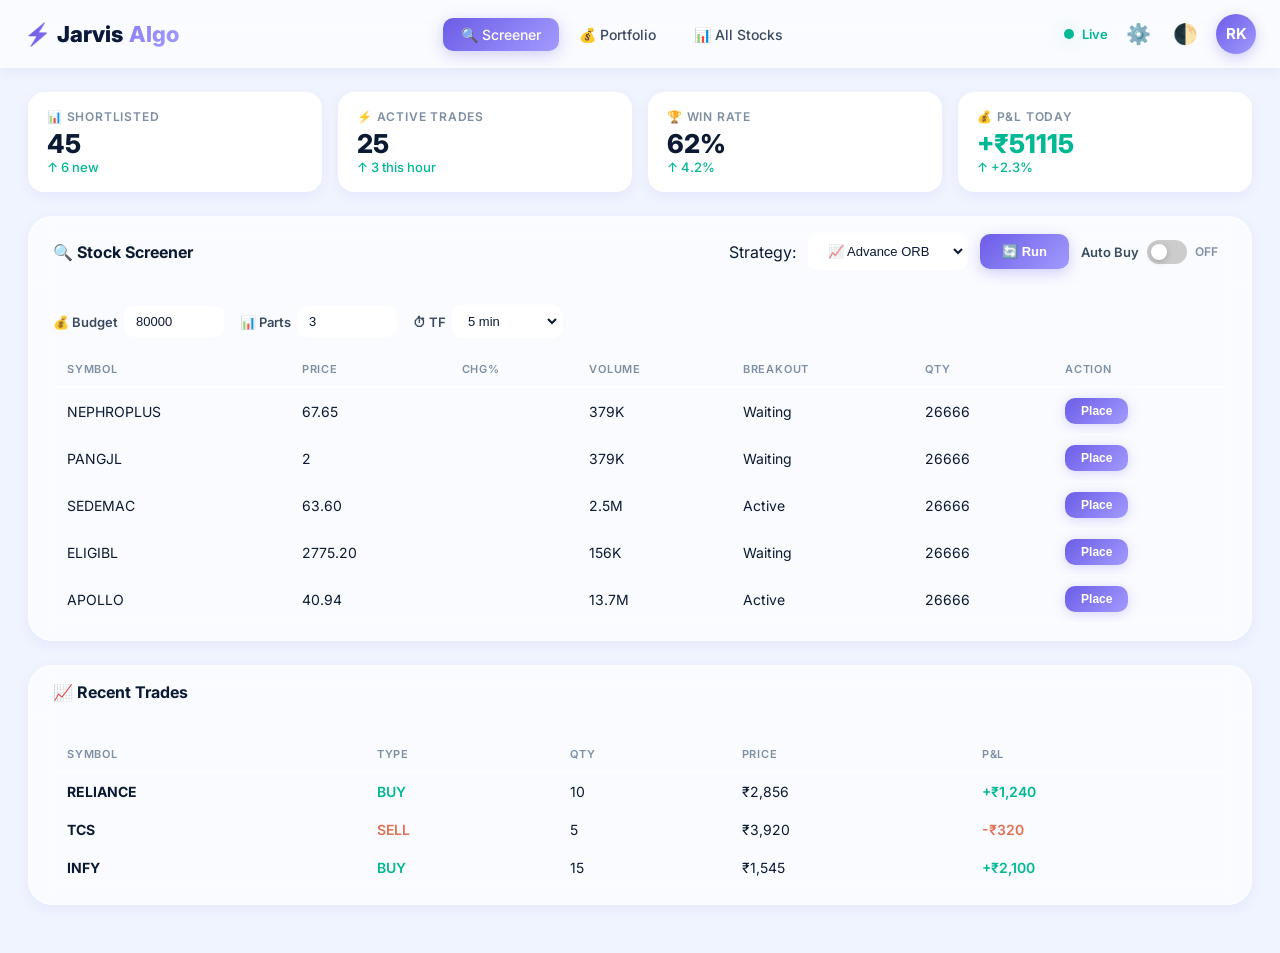
<file: frontend/index.html>
<!DOCTYPE html>
<html lang="en">
<head>
    <meta charset="UTF-8" />
    <meta name="viewport" content="width=device-width, initial-scale=1.0" />
    <title>Jarvis Algo · Pro</title>
    <link href="https://fonts.googleapis.com/css2?family=Inter:wght@300;400;500;600;700;800&display=swap" rel="stylesheet" />
    <link rel="stylesheet" href="/frontend/style.css" />
</head>
<body>

<!-- LOGIN OVERLAY -->
<div class="login-overlay" id="loginOverlay">
    <div class="login-box">
        <h2>🔐 Welcome Back</h2>
        <p>Login to your Jarvis Algo account</p>
        <input type="text" id="loginUser" placeholder="Username" value="Rahul Kumar" />
        <input type="password" id="loginPass" placeholder="Password" value="password" />
        <button class="btn btn-primary" onclick="handleLogin()">Log In</button>
    </div>
</div>

<!-- NAVBAR -->
<nav class="navbar">
    <div class="logo">⚡ <span>Jarvis</span>Algo</div>
    <ul class="nav-links">
        <li><a class="active" data-page="screener">🔍 Screener</a></li>
        <li><a data-page="portfolio">💰 Portfolio</a></li>
        <li><a data-page="stocks">📊 All Stocks</a></li>
    </ul>
    <div class="nav-right">
        <span class="status"><span class="dot"></span> Live</span>
        <button class="settings-toggle" onclick="openSettings()" title="Settings">⚙️</button>
        <button class="theme-toggle" onclick="toggleTheme()" title="Toggle theme">🌓</button>
        <div class="avatar" id="avatarBtn" onclick="toggleAvatarMenu()">
            RK
            <div class="avatar-menu" id="avatarMenu">
                <button onclick="handleLogout()">🚪 Logout</button>
            </div>
        </div>
    </div>
</nav>

<!-- MAIN CONTENT -->
<div class="container">

    <!-- SCREENER -->
    <div id="page-screener" class="page active">
        <div class="stats-row">
            <div class="stat-box"><div class="label">📊 Shortlisted</div><div class="value" id="s1">51</div><div class="sub green">↑ 6 new</div></div>
            <div class="stat-box"><div class="label">⚡ Active Trades</div><div class="value" id="s2">23</div><div class="sub green">↑ 3 this hour</div></div>
            <div class="stat-box"><div class="label">🏆 Win Rate</div><div class="value" id="s3">64%</div><div class="sub green">↑ 4.2%</div></div>
            <div class="stat-box"><div class="label">💰 P&L Today</div><div class="value" style="color:var(--color-success);" id="s4">+₹48,448</div><div class="sub green">↑ +2.3%</div></div>
        </div>

        <div class="panel-glass">
            <div class="panel-head">
                <h3>🔍 Stock Screener</h3>
                <div class="screener-controls">
                    <label>Strategy:</label>
                    <select id="strategySelect" class="strategy-select" onchange="onStrategyChange()">
                        <option value="advanceorb">📈 Advance ORB</option>
                        <option value="smartmoney">💰 SmartMoney</option>
                        <option value="bigplayers">🏢 Big Players</option>
                    </select>
                    <button class="btn btn-primary" onclick="runScreener()">🔄 Run</button>
                    <div class="toggle-wrapper">
                        <span class="toggle-label">Auto Buy</span>
                        <label class="toggle-switch">
                            <input type="checkbox" id="autoBuyToggle" onchange="toggleAutoBuy()" />
                            <span class="toggle-slider"></span>
                        </label>
                        <span class="toggle-status" id="toggleStatus">OFF</span>
                    </div>
                </div>
            </div>
            <div class="panel-body">
                <div class="budget-row">
                    <div class="budget-item">
                        <label>💰 Budget</label>
                        <input type="number" id="budgetInput" value="80000" onchange="updateBudget()" />
                    </div>
                    <div class="budget-item">
                        <label>📊 Parts</label>
                        <input type="number" id="partsInput" value="3" min="1" onchange="updateBudget()" />
                    </div>
                    <div class="budget-item">
                        <label>⏱ TF</label>
                        <select id="tfSelect" onchange="updateBudget()">
                            <option value="5">5 min</option>
                            <option value="15">15 min</option>
                        </select>
                    </div>
                </div>
                <div class="table-wrap">
                    <table class="table-modern">
                        <thead id="screenerHead"><tr><th>Symbol</th><th>Price</th><th>CHG%</th><th>Volume</th><th>Breakout</th><th>Qty</th><th>Action</th></tr></thead>
                        <tbody id="screenerBody"></tbody>
                    </table>
                </div>
            </div>
        </div>

        <div class="panel-glass">
            <div class="panel-head"><h3>📈 Recent Trades</h3></div>
            <div class="panel-body table-wrap" id="recentTrades"></div>
        </div>
    </div>

    <!-- PORTFOLIO -->
    <div id="page-portfolio" class="page">
        <h2 class="section-title">💰 Portfolio</h2>
        <div class="stats-row" id="portfolioStats"></div>
        <div class="panel-glass">
            <div class="panel-head"><h3>📊 Holdings</h3></div>
            <div class="panel-body table-wrap" id="holdingsTable"></div>
        </div>
    </div>

    <!-- ALL STOCKS -->
    <div id="page-stocks" class="page">
        <div class="page-header">
            <h2>📊 All Stocks</h2>
            <div style="display:flex;gap:12px;align-items:center;flex-wrap:wrap;">
                <span id="stocksCount" style="font-size:14px;color:var(--text-muted);">Loading...</span>
                <span id="stocksTimestamp" style="font-size:12px;color:var(--text-muted);"></span>
                <button class="btn btn-primary" onclick="loadAllStocks()">🔄 Refresh</button>
            </div>
        </div>

        <div class="panel-glass">
            <div class="panel-head">
                <h3>📋 Market Data</h3>
                <span id="stocksRowCount" style="font-size:13px;color:var(--text-muted);">0 rows</span>
            </div>
            <div class="panel-body table-wrap" id="stocksTableBody">
                <div class="loading-spinner" style="text-align:center;padding:40px;color:var(--text-muted);">
                    <div class="spinner" style="display:inline-block;"></div>
                    <p style="margin-top:12px;">Loading stocks from TradingView...</p>
                </div>
            </div>
            <div class="panel-footer">
                <span>Data Source: TradingView Scanner</span>
                <span id="stocksFooterTimestamp">-</span>
            </div>
        </div>
    </div>

</div>

<!-- SETTINGS POPUP -->
<div class="modal-overlay" id="settingsModal">
    <div class="modal">
        <h2>⚙️ Settings</h2>
        <div class="form-group">
            <label>Select Broker</label>
            <select id="brokerSelect" onchange="toggleBrokerFields()">
                <option value="dhan">Dhan</option>
                <option value="zerodha">Zerodha</option>
                <option value="fyers">Fyers</option>
                <option value="upstox">Upstox</option>
                <option value="angelone">Angel One</option>
            </select>
        </div>
        <div id="dhanFields" class="broker-fields">
            <div class="field-group field-full"><label>Client ID</label><input type="text" placeholder="Client ID" /></div>
            <div class="field-group"><label>TOTP</label><input type="text" placeholder="TOTP secret" /></div>
            <div class="field-group"><label>PIN</label><input type="password" placeholder="Trading PIN" /></div>
            <div class="field-group field-full"><label>Secret Key</label><input type="password" placeholder="API Secret" /></div>
        </div>
        <div id="otherBrokerFields"><p style="color:var(--text-muted);">🔑 Enter credentials for selected broker.</p></div>
        <div class="modal-actions">
            <button class="btn btn-outline" onclick="closeSettings()">Cancel</button>
            <button class="btn btn-primary" onclick="saveSettings()">💾 Save</button>
        </div>
    </div>
</div>

<!-- TOAST -->
<div id="toast" class="toast">
    <button class="toast-close" onclick="hideToast()">×</button>
    <div class="toast-title" id="toastTitle">✅ Success</div>
    <div id="toastMessage">Action completed</div>
</div>

<!-- ================================================================ -->
<!-- JAVASCRIPT -->
<!-- ================================================================ -->
<script>
    // ─── STATE ──────────────────────────────────────────
    const STRATEGIES = {
        advanceorb: {
            name:'Advance ORB', icon:'📈',
            columns:['Symbol','Price','CHG%','Volume','Breakout'],
            data:[
                {symbol:'NEPHROPLUS',price:'67.65',change:'+7.37%',volume:'379K',breakout:'Waiting'},
                {symbol:'PANGJL',price:'2',change:'+7.37%',volume:'379K',breakout:'Waiting'},
                {symbol:'SEDEMAC',price:'63.60',change:'+5.97%',volume:'2.5M',breakout:'Active'},
                {symbol:'ELIGIBL',price:'2775.20',change:'+3.74%',volume:'156K',breakout:'Waiting'},
                {symbol:'APOLLO',price:'40.94',change:'+3.67%',volume:'13.7M',breakout:'Active'},
            ]
        },
        smartmoney: {
            name:'SmartMoney', icon:'💰',
            columns:['Symbol','Price','CHG%','Volume','Signal'],
            data:[
                {symbol:'CYIENTDLM',price:'698.15',change:'+12.06%',volume:'12.9M',signal:'9:45'},
                {symbol:'LOTUSDEV',price:'162.70',change:'+9.81%',volume:'18.4M',signal:'9:40'},
                {symbol:'BLUESTONE',price:'776.05',change:'+6.51%',volume:'29.5M',signal:'9:50'},
            ]
        },
        bigplayers: {
            name:'Big Players', icon:'🏢',
            columns:['Symbol','Price','CHG%','Breakout','Support'],
            data:[
                {symbol:'RELIANCE',price:'2856.40',change:'+2.1%',breakout:'Active',support:'2800'},
                {symbol:'TCS',price:'3920.00',change:'+0.8%',breakout:'Waiting',support:'3850'},
                {symbol:'INFY',price:'1545.00',change:'+3.4%',breakout:'Active',support:'1500'},
                {symbol:'HDFC',price:'1680.00',change:'-1.2%',breakout:'Waiting',support:'1650'},
            ]
        }
    };

    let autoBuy = false;
    let budget = 80000;
    let parts = 3;
    let isLoggedIn = true;
    const user = { name: 'Rahul Kumar' };
    let stocksRefreshInterval = null;
    let allStocksData = null;

    // ─── LOGIN ───────────────────────────────────────────
    document.getElementById('loginOverlay').classList.remove('show');

    function handleLogin() {
        const name = document.getElementById('loginUser').value.trim() || 'User';
        user.name = name;
        document.querySelector('.avatar').childNodes[0].textContent = name.split(' ').map(w=>w[0]).join('').toUpperCase();
        document.getElementById('loginOverlay').classList.remove('show');
        isLoggedIn = true;
        showToast('👋 Welcome', name);
    }

    function handleLogout() {
        document.getElementById('avatarMenu').classList.remove('show');
        isLoggedIn = false;
        document.getElementById('loginOverlay').classList.add('show');
        document.getElementById('loginUser').value = user.name;
        showToast('🚪 Logged out', 'See you soon');
    }

    // ─── BUDGET ──────────────────────────────────────────
    function updateBudget() {
        budget = parseFloat(document.getElementById('budgetInput').value) || 0;
        parts = parseInt(document.getElementById('partsInput').value) || 1;
        onStrategyChange();
    }

    // ─── NAVIGATION ──────────────────────────────────────
    document.querySelectorAll('.nav-links a').forEach(link => {
        link.addEventListener('click', function(e) {
            e.preventDefault();
            const pageId = this.dataset.page;

            document.querySelectorAll('.nav-links a').forEach(a => a.classList.remove('active'));
            this.classList.add('active');

            document.querySelectorAll('.page').forEach(p => p.classList.remove('active'));
            document.getElementById('page-' + pageId).classList.add('active');

            if (pageId === 'portfolio') loadPortfolio();
            else if (pageId === 'screener') loadScreener();
            else if (pageId === 'stocks') {
                loadAllStocks();
                startStocksAutoRefresh();
            }
        });
    });

    // ─── SCREENER ───────────────────────────────────────
    function loadScreener() {
        onStrategyChange();
        loadHomeStats();
        loadRecentTrades();
    }

    function onStrategyChange() {
        const id = document.getElementById('strategySelect').value;
        const s = STRATEGIES[id];
        if (!s) return;
        const per = parts > 0 ? Math.floor(budget / parts) : 0;

        const thead = document.querySelector('#screenerHead tr');
        const cols = [...s.columns, 'Qty', 'Action'];
        thead.innerHTML = cols.map(c => `<th>${c}</th>`).join('');

        const tbody = document.getElementById('screenerBody');
        tbody.innerHTML = s.data.map(row => {
            const vals = s.columns.map(c => {
                const key = c.toLowerCase();
                return row[key] || row[c] || '';
            });
            return `<tr>${vals.map(v => `<td>${v}</td>`).join('')}<td>${per}</td><td><button class="btn-place-order btn-sm" onclick="placeOrder('${row.symbol}')" ${autoBuy?'disabled':''}>Place</button></td></tr>`;
        }).join('');
    }

    function runScreener() {
        const btn = event.target;
        const orig = btn.textContent;
        btn.innerHTML = '<span class="spinner"></span>';
        btn.disabled = true;
        setTimeout(() => { onStrategyChange(); showToast('✅ Screener', 'Stocks updated'); btn.innerHTML = orig; btn.disabled = false; }, 500);
    }

    function toggleAutoBuy() {
        autoBuy = document.getElementById('autoBuyToggle').checked;
        document.getElementById('toggleStatus').textContent = autoBuy ? 'ON' : 'OFF';
        document.getElementById('toggleStatus').classList.toggle('active', autoBuy);
        showToast(autoBuy ? '🤖 Auto Buy ON' : '👤 Manual Mode', autoBuy ? 'Auto-buy enabled' : 'Click Place Order to buy');
        onStrategyChange();
    }

    function placeOrder(symbol) {
        if (autoBuy) { showToast('⚠️ Auto Buy ON', 'Disable to place manual orders'); return; }
        const per = Math.floor(budget / parts);
        showToast('📝 Order Placed', `${symbol} (qty: ${per})`);
    }

    function loadHomeStats() {
        document.getElementById('s1').textContent = Math.floor(45 + Math.random() * 15);
        document.getElementById('s2').textContent = Math.floor(20 + Math.random() * 8);
        document.getElementById('s3').textContent = Math.floor(60 + Math.random() * 10) + '%';
        document.getElementById('s4').textContent = `+₹${Math.floor(40000 + Math.random() * 20000)}`;
    }

    function loadRecentTrades() {
        const trades = [{ symbol: 'RELIANCE', type: 'BUY', qty: 10, price: '₹2,856', pnl: '+₹1,240' }, { symbol: 'TCS', type: 'SELL', qty: 5, price: '₹3,920', pnl: '-₹320' }, { symbol: 'INFY', type: 'BUY', qty: 15, price: '₹1,545', pnl: '+₹2,100' }];
        document.getElementById('recentTrades').innerHTML = `
            <table class="table-modern">
                <thead><tr><th>Symbol</th><th>Type</th><th>Qty</th><th>Price</th><th>P&L</th></tr></thead>
                <tbody>${trades.map(t => `
                    <tr>
                        <td><strong>${t.symbol}</strong></td>
                        <td style="color:${t.type === 'BUY' ? 'var(--color-success)' : 'var(--color-danger)'};font-weight:600;">${t.type}</td>
                        <td>${t.qty}</td>
                        <td>${t.price}</td>
                        <td style="color:${t.pnl.includes('+') ? 'var(--color-success)' : 'var(--color-danger)'};font-weight:600;">${t.pnl}</td>
                    </tr>
                `).join('')}</tbody>
            </table>
        `;
    }

    // ─── PORTFOLIO ──────────────────────────────────────
    function loadPortfolio() {
        const holdings = [{ symbol: 'RELIANCE', qty: 10, avg: 2810, current: 2856, pnl: '+₹460' }, { symbol: 'TCS', qty: 5, avg: 3890, current: 3920, pnl: '+₹150' }, { symbol: 'INFY', qty: 15, avg: 1520, current: 1545, pnl: '+₹375' }, { symbol: 'HDFC', qty: 8, avg: 1700, current: 1680, pnl: '-₹160' }];
        const total = holdings.reduce((s, h) => s + h.current * h.qty, 0);
        const invested = holdings.reduce((s, h) => s + h.avg * h.qty, 0);
        const pnl = total - invested;
        document.getElementById('portfolioStats').innerHTML = `
            <div class="stat-box"><div class="label">💰 Total Value</div><div class="value">₹${total.toLocaleString()}</div><div class="sub ${pnl >= 0 ? 'green' : 'red'}">${pnl >= 0 ? '↑' : '↓'} ₹${Math.abs(pnl).toLocaleString()}</div></div>
            <div class="stat-box"><div class="label">📊 Invested</div><div class="value">₹${invested.toLocaleString()}</div><div class="sub" style="color:var(--text-muted);">${Math.round(invested/total*100)}% allocated</div></div>
            <div class="stat-box"><div class="label">💵 Cash</div><div class="value">₹${Math.round(total*0.32).toLocaleString()}</div><div class="sub" style="color:var(--text-muted);">32% free</div></div>
            <div class="stat-box"><div class="label">📈 Total P&L</div><div class="value" style="color:${pnl >= 0 ? 'var(--color-success)' : 'var(--color-danger)'};">${pnl >= 0 ? '+' : ''}₹${pnl.toLocaleString()}</div><div class="sub ${pnl >= 0 ? 'green' : 'red'}">${pnl >= 0 ? '↑' : '↓'} ${Math.round(pnl/invested*100)}%</div></div>
        `;
        document.getElementById('holdingsTable').innerHTML = `
            <table class="table-modern">
                <thead><tr><th>Symbol</th><th>Qty</th><th>Avg</th><th>Current</th><th>P&L</th><th>Action</th></tr></thead>
                <tbody>${holdings.map(h => {
                    const p = (h.current - h.avg) * h.qty;
                    return `<tr><td><strong>${h.symbol}</strong></td><td>${h.qty}</td><td>₹${h.avg}</td><td>₹${h.current}</td><td style="color:${p >= 0 ? 'var(--color-success)' : 'var(--color-danger)'};font-weight:600;">${p >= 0 ? '+' : ''}₹${p}</td><td><button class="btn btn-danger btn-sm" onclick="showToast('📤 Sold','${h.symbol} sold')">Sell</button></td></tr>`;
                }).join('')}</tbody>
            </table>
        `;
    }

    // ─── ALL STOCKS ──────────────────────────────────────
    async function loadAllStocks() {
        const tbody = document.getElementById('stocksTableBody');

        tbody.innerHTML = `
            <div style="text-align:center;padding:40px;color:var(--text-muted);">
                <div class="spinner" style="display:inline-block;"></div>
                <p style="margin-top:12px;">Loading stocks...</p>
            </div>
        `;

        try {
            const response = await fetch('/api/stocks/all');
            if (!response.ok) throw new Error(`HTTP ${response.status}`);

            const data = await response.json();
            allStocksData = data;

            document.getElementById('stocksCount').textContent = `📦 ${data.count} stocks`;
            document.getElementById('stocksRowCount').textContent = `${data.count} rows`;

            const timeStr = new Date(data.timestamp).toLocaleString();
            document.getElementById('stocksTimestamp').textContent = `🕐 ${timeStr}`;
            document.getElementById('stocksFooterTimestamp').textContent = `Last updated: ${timeStr}`;

            renderStocksTable(data.data);

        } catch (error) {
            console.error('Error loading stocks:', error);
            tbody.innerHTML = `
                <div style="text-align:center;padding:40px;color:var(--color-danger);">
                    <p>❌ Error loading data</p>
                    <p style="font-size:13px;margin-top:8px;">${error.message}</p>
                    <button onclick="loadAllStocks()" style="margin-top:12px;padding:8px 20px;background:#6C5CE7;border:none;border-radius:8px;color:#fff;cursor:pointer;">Retry</button>
                </div>
            `;
        }
    }

    function renderStocksTable(stocks) {
        const tbody = document.getElementById('stocksTableBody');

        if (!stocks || stocks.length === 0) {
            tbody.innerHTML = `
                <div style="text-align:center;padding:40px;color:var(--text-muted);">
                    <p>📭 No stocks match the current filters</p>
                </div>
            `;
            return;
        }

        let html = `
            <table class="table-modern">
                <thead>
                    <tr>
                        <th>Stock Name</th>
                        <th style="text-align:right;">Price</th>
                        <th style="text-align:right;">Change %</th>
                        <th style="text-align:right;">Volume</th>
                    </tr>
                </thead>
                <tbody>
        `;

        stocks.forEach(s => {
            const change = s.change || 0;
            const isPositive = change >= 0;

            html += `
                <tr>
                    <td><strong>${s.name}</strong></td>
                    <td style="text-align:right;">₹${(s.price || 0).toFixed(2)}</td>
                    <td style="text-align:right;color:${isPositive ? 'var(--color-success)' : 'var(--color-danger)'};font-weight:600;">
                        ${isPositive ? '+' : ''}${change.toFixed(2)}%
                    </td>
                    <td style="text-align:right;">${formatVolume(s.volume || 0)}</td>
                </tr>
            `;
        });

        html += `</tbody></table>`;
        tbody.innerHTML = html;
    }

    function formatVolume(vol) {
        if (!vol) return '0';
        if (vol >= 1e7) return (vol / 1e7).toFixed(1) + ' Cr';
        if (vol >= 1e5) return (vol / 1e5).toFixed(1) + ' L';
        if (vol >= 1e3) return (vol / 1e3).toFixed(1) + ' K';
        return vol.toString();
    }

    function startStocksAutoRefresh() {
        if (stocksRefreshInterval) {
            clearInterval(stocksRefreshInterval);
        }
        stocksRefreshInterval = setInterval(() => {
            const stocksPage = document.getElementById('page-stocks');
            if (stocksPage && stocksPage.classList.contains('active')) {
                loadAllStocks();
            }
        }, 300000);
    }

    // ─── THEME ──────────────────────────────────────────
    function toggleTheme() {
        document.body.classList.toggle('dark');
    }

    // ─── SETTINGS ──────────────────────────────────────
    function openSettings() {
        document.getElementById('settingsModal').classList.add('show');
    }

    function closeSettings() {
        document.getElementById('settingsModal').classList.remove('show');
    }

    function saveSettings() {
        showToast('💾 Saved', 'Settings updated');
        closeSettings();
    }

    document.getElementById('settingsModal').addEventListener('click', function(e) {
        if (e.target === this) closeSettings();
    });

    function toggleBrokerFields() {
        const b = document.getElementById('brokerSelect').value;
        const dhan = document.getElementById('dhanFields');
        const other = document.getElementById('otherBrokerFields');
        if (b === 'dhan') {
            dhan.style.display = 'grid';
            other.style.display = 'none';
        } else if (b) {
            dhan.style.display = 'none';
            other.style.display = 'block';
        } else {
            dhan.style.display = 'none';
            other.style.display = 'none';
        }
    }

    // ─── AVATAR MENU ────────────────────────────────────
    function toggleAvatarMenu() {
        document.getElementById('avatarMenu').classList.toggle('show');
    }
    document.addEventListener('click', function(e) {
        const avatar = document.querySelector('.avatar');
        if (!avatar.contains(e.target)) {
            document.getElementById('avatarMenu').classList.remove('show');
        }
    });

    // ─── TOAST ──────────────────────────────────────────
    let toastTimeout;

    function showToast(title, msg) {
        document.getElementById('toastTitle').textContent = title || '✅';
        document.getElementById('toastMessage').textContent = msg || 'Done';
        document.getElementById('toast').classList.add('show');
        clearTimeout(toastTimeout);
        toastTimeout = setTimeout(() => document.getElementById('toast').classList.remove('show'), 3500);
    }

    function hideToast() {
        document.getElementById('toast').classList.remove('show');
        clearTimeout(toastTimeout);
    }

    // ─── INIT ───────────────────────────────────────────
    // Ensure TF dropdown exists
    if (!document.getElementById('tfSelect')) {
        const sel = document.createElement('select');
        sel.id = 'tfSelect';
        sel.style.display = 'none';
        sel.innerHTML = '<option value="5">5 min</option><option value="15">15 min</option>';
        document.body.appendChild(sel);
    }
    document.getElementById('tfSelect').value = '5';

    loadScreener();
    updateBudget();
    toggleBrokerFields();
    console.log('⚡ Jarvis Algo · All Stocks page added');
</script>

</body>
</html>
</file>
<file: frontend/style.css>
/* ================================================================
   ROOT VARIABLES – Brand: Blue‑Violet
   ================================================================ */
:root {
    --brand-start: #6C5CE7;
    --brand-end: #A29BFE;
    --gradient-brand: linear-gradient(135deg, #6C5CE7 0%, #A29BFE 100%);
    --bg-primary: #f0f4fe;
    --bg-secondary: #ffffff;
    --bg-glass: rgba(255, 255, 255, 0.65);
    --text-primary: #0b1a33;
    --text-secondary: #3a4b60;
    --text-muted: #7e8fa3;
    --color-success: #00b894;
    --color-danger: #e17055;
    --color-warning: #fdcb6e;
    --shadow-sm: 0 4px 12px rgba(108, 92, 231, 0.08);
    --shadow-md: 0 8px 28px rgba(108, 92, 231, 0.12);
    --shadow-lg: 0 18px 50px rgba(108, 92, 231, 0.15);
    --radius-sm: 10px;
    --radius-md: 16px;
    --radius-lg: 24px;
    --transition: all 0.25s cubic-bezier(0.2, 0, 0, 1);
    --glass-border: rgba(255, 255, 255, 0.5);
}

body.dark {
    --bg-primary: #0f172a;
    --bg-secondary: #1e293b;
    --bg-glass: rgba(30, 41, 59, 0.7);
    --text-primary: #f1f5f9;
    --text-secondary: #94a3b8;
    --text-muted: #64748b;
    --shadow-sm: 0 4px 16px rgba(0, 0, 0, 0.4);
    --shadow-md: 0 8px 28px rgba(0, 0, 0, 0.5);
    --shadow-lg: 0 18px 50px rgba(0, 0, 0, 0.6);
    --glass-border: rgba(255, 255, 255, 0.06);
}

/* ─── RESET & BASE ─── */
* {
    margin: 0;
    padding: 0;
    box-sizing: border-box;
}
body {
    font-family: 'Inter', -apple-system, sans-serif;
    background: var(--bg-primary);
    color: var(--text-primary);
    min-height: 100vh;
    transition: background 0.25s, color 0.25s;
}
::-webkit-scrollbar {
    width: 6px;
    height: 6px;
}
::-webkit-scrollbar-track {
    background: var(--bg-primary);
}
::-webkit-scrollbar-thumb {
    background: var(--gradient-brand);
    border-radius: 12px;
}

/* ─── NAVBAR ─── */
.navbar {
    background: var(--bg-glass);
    backdrop-filter: blur(18px);
    -webkit-backdrop-filter: blur(18px);
    border-bottom: 1px solid var(--glass-border);
    padding: 0 24px;
    height: 68px;
    display: flex;
    align-items: center;
    justify-content: space-between;
    position: sticky;
    top: 0;
    z-index: 100;
    box-shadow: var(--shadow-sm);
    flex-wrap: wrap;
    gap: 8px;
}
.navbar .logo {
    font-size: 22px;
    font-weight: 800;
    background: var(--gradient-brand);
    -webkit-background-clip: text;
    -webkit-text-fill-color: transparent;
    display: flex;
    align-items: center;
    gap: 6px;
}
.navbar .logo span {
    -webkit-text-fill-color: var(--text-primary);
}
.nav-links {
    display: flex;
    gap: 2px;
    list-style: none;
    flex-wrap: wrap;
}
.nav-links a {
    color: var(--text-secondary);
    text-decoration: none;
    padding: 8px 18px;
    border-radius: var(--radius-sm);
    font-size: 14px;
    font-weight: 500;
    transition: var(--transition);
    cursor: pointer;
}
.nav-links a:hover {
    background: rgba(108, 92, 231, 0.10);
    color: #6C5CE7;
}
.nav-links a.active {
    background: var(--gradient-brand);
    color: #fff;
    box-shadow: 0 4px 16px rgba(108, 92, 231, 0.30);
}
.nav-right {
    display: flex;
    align-items: center;
    gap: 14px;
}
.nav-right .status {
    font-size: 13px;
    color: var(--color-success);
    display: flex;
    align-items: center;
    gap: 8px;
    font-weight: 600;
}
.nav-right .status .dot {
    width: 10px;
    height: 10px;
    background: var(--color-success);
    border-radius: 50%;
    animation: pulse 1.5s infinite;
    box-shadow: 0 0 20px rgba(0, 184, 148, 0.3);
}
@keyframes pulse {
    0%,
    100% {
        transform: scale(1);
        opacity: 1;
    }
    50% {
        transform: scale(1.3);
        opacity: 0.7;
    }
}
.theme-toggle,
.settings-toggle {
    background: none;
    border: none;
    font-size: 20px;
    cursor: pointer;
    color: var(--text-secondary);
    transition: var(--transition);
    padding: 0 4px;
}
.theme-toggle:hover {
    transform: rotate(20deg);
    color: #6C5CE7;
}
.settings-toggle:hover {
    transform: rotate(90deg);
    color: #6C5CE7;
}
.avatar {
    width: 40px;
    height: 40px;
    border-radius: 50%;
    background: var(--gradient-brand);
    display: flex;
    align-items: center;
    justify-content: center;
    font-weight: 700;
    color: #fff;
    font-size: 15px;
    box-shadow: 0 4px 14px rgba(108, 92, 231, 0.3);
    cursor: pointer;
    transition: var(--transition);
    position: relative;
}
.avatar:hover {
    transform: scale(1.05);
}
.avatar-menu {
    position: absolute;
    top: 50px;
    right: 0;
    background: var(--bg-secondary);
    border-radius: var(--radius-md);
    box-shadow: var(--shadow-lg);
    padding: 8px 0;
    min-width: 140px;
    display: none;
    border: 1px solid var(--glass-border);
    z-index: 50;
}
.avatar-menu.show {
    display: block;
}
.avatar-menu button {
    background: none;
    border: none;
    width: 100%;
    padding: 10px 20px;
    text-align: left;
    font-size: 14px;
    font-weight: 500;
    color: var(--text-secondary);
    cursor: pointer;
    transition: var(--transition);
}
.avatar-menu button:hover {
    background: rgba(108, 92, 231, 0.08);
    color: #6C5CE7;
}

/* ─── CONTAINER ─── */
.container {
    max-width: 1440px;
    margin: 0 auto;
    padding: 24px 28px;
}
.page {
    display: none;
    animation: fadeSlide 0.3s ease;
}
.page.active {
    display: block;
}
@keyframes fadeSlide {
    from {
        opacity: 0;
        transform: translateY(12px);
    }
    to {
        opacity: 1;
        transform: translateY(0);
    }
}

/* ─── PANELS ─── */
.panel-glass {
    background: var(--bg-glass);
    backdrop-filter: blur(12px);
    -webkit-backdrop-filter: blur(12px);
    border-radius: var(--radius-lg);
    border: 1px solid var(--glass-border);
    box-shadow: var(--shadow-sm);
    overflow: hidden;
    margin-bottom: 24px;
    transition: var(--transition);
}
.panel-glass:hover {
    box-shadow: var(--shadow-md);
    transform: translateY(-2px);
}
.panel-glass .panel-head {
    padding: 16px 24px;
    border-bottom: 1px solid var(--glass-border);
    display: flex;
    justify-content: space-between;
    align-items: center;
    flex-wrap: wrap;
    gap: 12px;
}
.panel-glass .panel-head h3 {
    font-size: 16px;
    font-weight: 700;
    color: var(--text-primary);
}
.panel-glass .panel-body {
    padding: 18px 24px;
}
.panel-glass .panel-footer {
    padding: 12px 24px;
    border-top: 1px solid var(--glass-border);
    display: flex;
    justify-content: space-between;
    align-items: center;
    flex-wrap: wrap;
    gap: 10px;
    color: var(--text-muted);
    font-size: 13px;
}

/* ─── BUTTONS ─── */
.btn {
    padding: 10px 22px;
    border: none;
    border-radius: var(--radius-sm);
    font-size: 13px;
    font-weight: 600;
    cursor: pointer;
    transition: var(--transition);
    display: inline-flex;
    align-items: center;
    gap: 8px;
}
.btn:active {
    transform: scale(0.95);
}
.btn-primary {
    background: var(--gradient-brand);
    color: #fff;
    box-shadow: 0 4px 14px rgba(108, 92, 231, 0.3);
}
.btn-primary:hover {
    transform: translateY(-2px);
    box-shadow: 0 8px 28px rgba(108, 92, 231, 0.40);
}
.btn-success {
    background: var(--gradient-brand);
    color: #fff;
}
.btn-danger {
    background: linear-gradient(135deg, #e17055, #d63031);
    color: #fff;
    box-shadow: 0 4px 14px rgba(225, 112, 85, 0.3);
}
.btn-danger:hover {
    transform: translateY(-2px);
}
.btn-outline {
    background: transparent;
    color: var(--text-secondary);
    border: 2px solid rgba(0, 0, 0, 0.06);
}
.btn-outline:hover {
    border-color: #6C5CE7;
    color: #6C5CE7;
    transform: translateY(-2px);
}
.btn-sm {
    padding: 5px 14px;
    font-size: 11px;
}

/* ─── SCREENER CONTROLS ─── */
.screener-controls {
    display: flex;
    gap: 12px;
    flex-wrap: wrap;
    align-items: center;
}
.screener-controls select,
.screener-controls input {
    background: var(--bg-secondary);
    border: 2px solid var(--glass-border);
    color: var(--text-primary);
    padding: 8px 14px;
    border-radius: var(--radius-sm);
    font-size: 13px;
    font-weight: 500;
    min-width: 140px;
    transition: var(--transition);
}
.screener-controls select:focus,
.screener-controls input:focus {
    outline: none;
    border-color: #6C5CE7;
    box-shadow: 0 0 0 4px rgba(108, 92, 231, 0.10);
}
.screener-controls .strategy-select {
    min-width: 160px;
}

/* ─── TABLE ─── */
.table-wrap {
    overflow-x: auto;
}
.table-modern {
    width: 100%;
    border-collapse: separate;
    border-spacing: 0;
    font-size: 14px;
}
.table-modern th {
    text-align: left;
    padding: 10px 14px;
    color: var(--text-muted);
    font-weight: 600;
    font-size: 11px;
    text-transform: uppercase;
    letter-spacing: 0.8px;
    border-bottom: 2px solid var(--glass-border);
    white-space: nowrap;
}
.table-modern td {
    padding: 10px 14px;
    border-bottom: 1px solid var(--glass-border);
    color: var(--text-primary);
}
.table-modern tr:hover td {
    background: rgba(108, 92, 231, 0.04);
}
.table-modern tr:last-child td {
    border-bottom: none;
}

/* ─── STATS ROW ─── */
.stats-row {
    display: grid;
    grid-template-columns: repeat(auto-fit, minmax(160px, 1fr));
    gap: 16px;
    margin-bottom: 24px;
}
.stat-box {
    background: var(--bg-secondary);
    border-radius: var(--radius-md);
    padding: 16px 18px;
    box-shadow: var(--shadow-sm);
    border: 1px solid var(--glass-border);
    transition: var(--transition);
}
.stat-box:hover {
    transform: translateY(-4px);
    box-shadow: var(--shadow-md);
}
.stat-box .label {
    font-size: 12px;
    color: var(--text-muted);
    text-transform: uppercase;
    letter-spacing: 0.8px;
    font-weight: 600;
}
.stat-box .value {
    font-size: 26px;
    font-weight: 800;
    margin-top: 4px;
    color: var(--text-primary);
}
.stat-box .sub {
    font-size: 13px;
    font-weight: 500;
}
.sub.green {
    color: var(--color-success);
}
.sub.red {
    color: var(--color-danger);
}

/* ─── BUDGET ROW ─── */
.budget-row {
    display: flex;
    gap: 16px;
    flex-wrap: wrap;
    align-items: center;
    margin-bottom: 14px;
}
.budget-item {
    display: flex;
    align-items: center;
    gap: 6px;
}
.budget-item label {
    font-weight: 600;
    color: var(--text-secondary);
    font-size: 13px;
    white-space: nowrap;
}
.budget-item input,
.budget-item select {
    background: var(--bg-secondary);
    border: 2px solid var(--glass-border);
    border-radius: var(--radius-sm);
    padding: 6px 10px;
    font-size: 13px;
    font-weight: 500;
    width: 100px;
    color: var(--text-primary);
    transition: var(--transition);
}
.budget-item input:focus,
.budget-item select:focus {
    outline: none;
    border-color: #6C5CE7;
}
.budget-item select {
    width: 110px;
}

/* ─── TOGGLE ─── */
.toggle-wrapper {
    display: flex;
    align-items: center;
    gap: 8px;
}
.toggle-label {
    font-size: 13px;
    font-weight: 600;
    color: var(--text-secondary);
    user-select: none;
}
.toggle-switch {
    position: relative;
    width: 40px;
    height: 24px;
    flex-shrink: 0;
    cursor: pointer;
}
.toggle-switch input {
    opacity: 0;
    width: 0;
    height: 0;
}
.toggle-slider {
    position: absolute;
    cursor: pointer;
    top: 0;
    left: 0;
    right: 0;
    bottom: 0;
    background: #ccc;
    transition: var(--transition);
    border-radius: 26px;
}
.toggle-slider::before {
    content: "";
    position: absolute;
    height: 16px;
    width: 16px;
    left: 4px;
    bottom: 4px;
    background: white;
    transition: var(--transition);
    border-radius: 50%;
    box-shadow: 0 2px 6px rgba(0, 0, 0, 0.2);
}
.toggle-switch input:checked+.toggle-slider {
    background: var(--gradient-brand);
}
.toggle-switch input:checked+.toggle-slider::before {
    transform: translateX(16px);
}
.toggle-status {
    font-size: 12px;
    font-weight: 600;
    color: var(--text-muted);
    min-width: 32px;
}
.toggle-status.active {
    color: var(--color-success);
}

/* ─── PLACE ORDER ─── */
.btn-place-order {
    background: var(--gradient-brand);
    color: #fff;
    padding: 6px 16px;
    border: none;
    border-radius: var(--radius-sm);
    font-size: 12px;
    font-weight: 600;
    cursor: pointer;
    transition: var(--transition);
    box-shadow: 0 2px 12px rgba(108, 92, 231, 0.25);
}
.btn-place-order:hover:not(:disabled) {
    transform: translateY(-2px);
    box-shadow: 0 4px 20px rgba(108, 92, 231, 0.35);
}
.btn-place-order:disabled {
    opacity: 0.4;
    cursor: not-allowed;
}

/* ─── SPINNER ─── */
.spinner {
    display: inline-block;
    width: 20px;
    height: 20px;
    border: 3px solid rgba(108, 92, 231, 0.15);
    border-top-color: #6C5CE7;
    border-radius: 50%;
    animation: spin 0.7s linear infinite;
}
@keyframes spin {
    to {
        transform: rotate(360deg);
    }
}

/* ─── PAGE HEADER ─── */
.page-header {
    display: flex;
    justify-content: space-between;
    align-items: center;
    margin-bottom: 20px;
    flex-wrap: wrap;
    gap: 12px;
}
.page-header h2 {
    font-size: 24px;
    font-weight: 800;
    background: var(--gradient-brand);
    -webkit-background-clip: text;
    -webkit-text-fill-color: transparent;
}
.section-title {
    font-size: 20px;
    font-weight: 700;
    margin-bottom: 16px;
    color: var(--text-primary);
}

/* ─── TOAST ─── */
.toast {
    position: fixed;
    bottom: 30px;
    right: 30px;
    background: var(--bg-secondary);
    border-radius: var(--radius-md);
    padding: 16px 24px;
    box-shadow: var(--shadow-lg);
    border-left: 5px solid var(--color-success);
    transform: translateY(100px);
    opacity: 0;
    transition: var(--transition);
    z-index: 1000;
    min-width: 280px;
    max-width: 90%;
    border: 1px solid var(--glass-border);
}
.toast.show {
    transform: translateY(0);
    opacity: 1;
}
.toast .toast-title {
    font-weight: 700;
    font-size: 15px;
    margin-bottom: 4px;
    color: var(--text-primary);
}
.toast .toast-close {
    position: absolute;
    top: 8px;
    right: 12px;
    background: none;
    border: none;
    color: var(--text-muted);
    font-size: 20px;
    cursor: pointer;
}

/* ─── LOGIN OVERLAY ─── */
.login-overlay {
    position: fixed;
    inset: 0;
    background: rgba(0, 0, 0, 0.5);
    backdrop-filter: blur(10px);
    z-index: 999;
    display: none;
    justify-content: center;
    align-items: center;
}
.login-overlay.show {
    display: flex;
}
.login-box {
    background: var(--bg-secondary);
    border-radius: var(--radius-lg);
    padding: 40px 36px;
    max-width: 400px;
    width: 90%;
    box-shadow: var(--shadow-lg);
    border: 1px solid var(--glass-border);
    text-align: center;
}
.login-box h2 {
    font-size: 24px;
    margin-bottom: 6px;
    color: var(--text-primary);
}
.login-box p {
    color: var(--text-muted);
    margin-bottom: 24px;
}
.login-box input {
    width: 100%;
    padding: 12px 16px;
    border: 2px solid var(--glass-border);
    border-radius: var(--radius-sm);
    margin-bottom: 14px;
    background: var(--bg-primary);
    color: var(--text-primary);
    font-size: 14px;
}
.login-box input:focus {
    outline: none;
    border-color: #6C5CE7;
}
.login-box .btn {
    width: 100%;
    justify-content: center;
}

/* ─── SETTINGS MODAL ─── */
.modal-overlay {
    position: fixed;
    inset: 0;
    background: rgba(0, 0, 0, 0.4);
    backdrop-filter: blur(8px);
    z-index: 200;
    display: none;
    justify-content: center;
    align-items: center;
}
.modal-overlay.show {
    display: flex;
}
.modal {
    background: var(--bg-secondary);
    border-radius: var(--radius-lg);
    padding: 32px;
    max-width: 520px;
    width: 90%;
    max-height: 80vh;
    overflow-y: auto;
    box-shadow: var(--shadow-lg);
    animation: modalIn 0.25s ease;
    border: 1px solid var(--glass-border);
}
@keyframes modalIn {
    from {
        opacity: 0;
        transform: scale(0.95) translateY(12px);
    }
    to {
        opacity: 1;
        transform: scale(1) translateY(0);
    }
}
.modal h2 {
    font-size: 22px;
    font-weight: 800;
    margin-bottom: 20px;
    color: var(--text-primary);
}
.modal .form-group {
    margin-bottom: 16px;
}
.modal .form-group label {
    display: block;
    color: var(--text-secondary);
    font-size: 13px;
    font-weight: 600;
    margin-bottom: 6px;
}
.modal .form-group input,
.modal .form-group select {
    width: 100%;
    background: var(--bg-primary);
    border: 2px solid var(--glass-border);
    padding: 12px 16px;
    border-radius: var(--radius-sm);
    font-size: 14px;
    font-weight: 500;
    transition: var(--transition);
    color: var(--text-primary);
}
.modal .form-group input:focus,
.modal .form-group select:focus {
    outline: none;
    border-color: #6C5CE7;
    box-shadow: 0 0 0 4px rgba(108, 92, 231, 0.10);
}
.modal .modal-actions {
    display: flex;
    gap: 12px;
    justify-content: flex-end;
    margin-top: 24px;
}

/* ─── BROKER FIELDS ─── */
.broker-fields {
    margin-top: 12px;
    padding: 16px 18px;
    background: rgba(108, 92, 231, 0.06);
    border-radius: var(--radius-md);
    border: 1px solid rgba(108, 92, 231, 0.12);
    display: grid;
    grid-template-columns: 1fr 1fr;
    gap: 14px;
}
.broker-fields .field-full {
    grid-column: 1 / -1;
}
.field-group {
    display: flex;
    flex-direction: column;
}
.field-group label {
    color: var(--text-secondary);
    font-size: 13px;
    font-weight: 600;
    margin-bottom: 4px;
}
.field-group input {
    background: var(--bg-primary);
    border: 2px solid var(--glass-border);
    padding: 10px 14px;
    border-radius: var(--radius-sm);
    color: var(--text-primary);
    transition: var(--transition);
}
.field-group input:focus {
    outline: none;
    border-color: #6C5CE7;
    box-shadow: 0 0 0 4px rgba(108, 92, 231, 0.10);
}
#otherBrokerFields {
    margin-top: 12px;
    padding: 14px 18px;
    background: rgba(108, 92, 231, 0.06);
    border-radius: var(--radius-md);
    border: 1px solid rgba(108, 92, 231, 0.12);
    display: none;
}

/* ─── RESPONSIVE ─── */
@media (max-width: 768px) {
    .navbar {
        height: auto;
        padding: 12px 16px;
    }
    .container {
        padding: 16px;
    }
    .stats-row {
        grid-template-columns: 1fr 1fr;
    }
    .screener-controls {
        flex-direction: column;
        align-items: stretch;
    }
    .screener-controls select,
    .screener-controls input {
        width: 100%;
        min-width: auto;
    }
    .toast {
        left: 16px;
        right: 16px;
        min-width: auto;
    }
    .budget-row {
        flex-direction: column;
        align-items: stretch;
    }
    .budget-item input,
    .budget-item select {
        width: 100%;
    }
}
@media (max-width: 480px) {
    .stats-row {
        grid-template-columns: 1fr;
    }
    .modal {
        padding: 24px;
    }
}
</file>
